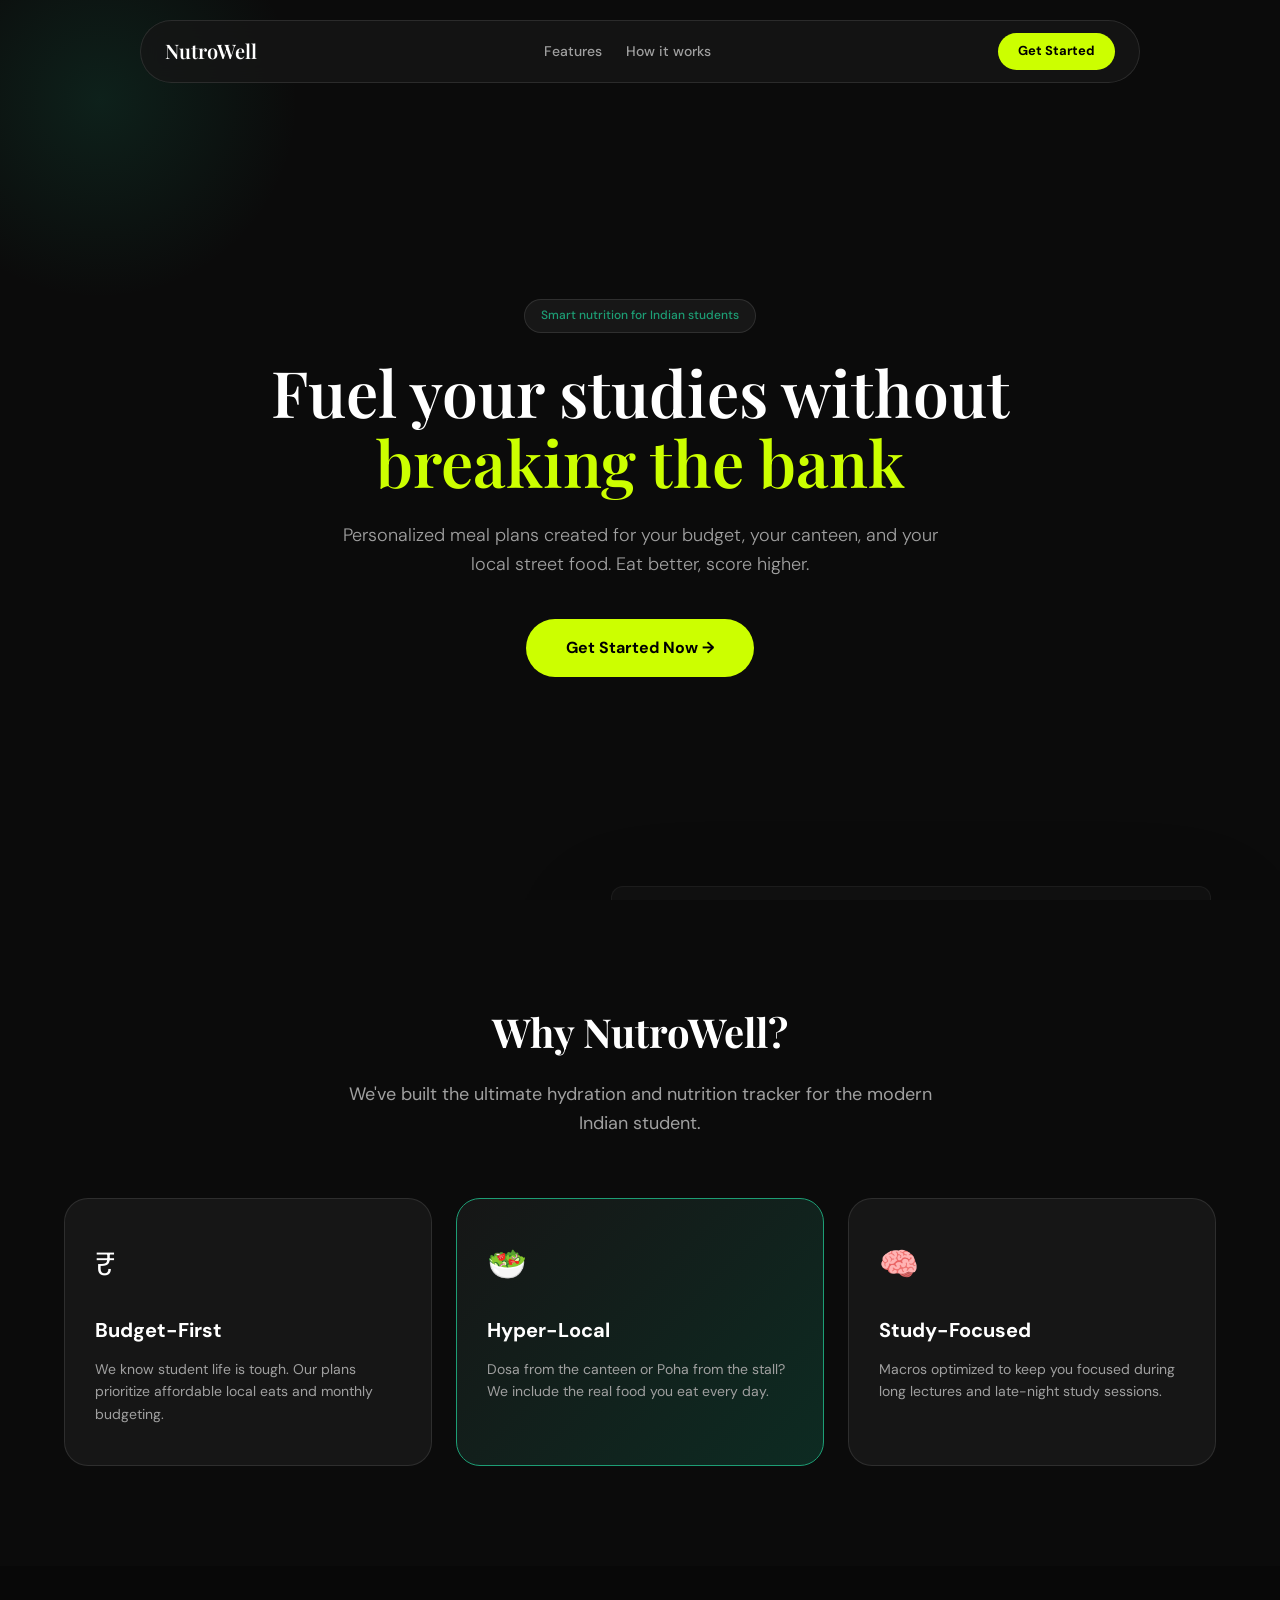
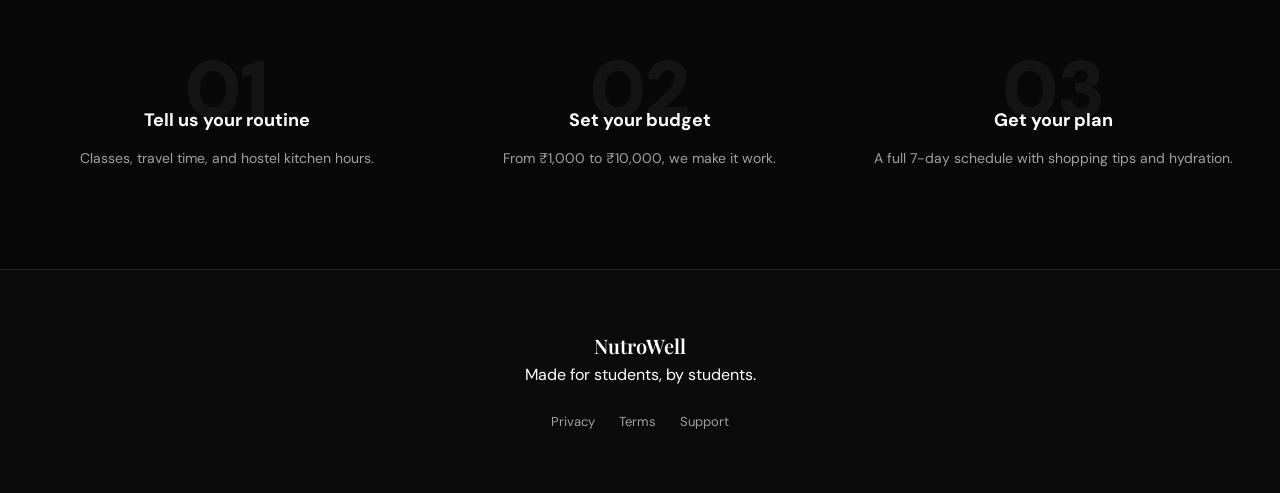
<file: Landing.html>
<!DOCTYPE html>
<html lang="en">

<head>
    <meta charset="UTF-8">
    <meta name="viewport" content="width=device-width, initial-scale=1.0">
    <title>NutroWell - Fuel Your Studies</title>
    <link rel="stylesheet" href="Landing.css">
</head>

<body>
    <nav class="navbar">
        <div class="nav-content">
            <div class="logo">NutroWell</div>
            <div class="nav-links">
                <a href="#features">Features</a>
                <a href="#how-it-works">How it works</a>
            </div>
            <a href="/app" class="btn-primary-sm">Get Started</a>
        </div>
    </nav>

    <header class="hero">
        <div class="hero-content">
            <div class="hero-badge">Smart nutrition for Indian students</div>
            <h1>Fuel your studies without <br><span class="highlight">breaking the bank</span></h1>
            <p>Personalized meal plans created for your budget, your canteen, and your local street food. Eat better,
                score higher.</p>
            <div class="hero-actions">
                <a href="/app" class="btn-primary">Get Started Now →</a>
                <div class="social-proof">

                </div>
            </div>
            <div class="hero-visual">
                <div class="dashboard-mock">
                    <!-- Mockup of the app dashboard -->
                    <div class="mock-header">
                        <div class="dot gray"></div>
                        <div class="dot gray"></div>
                        <div class="dot gray"></div>
                    </div>
                    <div class="mock-content">
                        <div class="mock-card">
                            <span class="label">Daily Goal</span>
                            <span class="value">2,100 kcal</span>
                            <div class="progress-bar">
                                <div class="fill" style="width: 75%;"></div>
                            </div>
                        </div>
                        <div class="mock-card">
                            <span class="label">Daily Expense</span>
                            <span class="value">₹65</span>
                        </div>
                    </div>
                </div>
            </div>
    </header>

    <section id="features" class="features">
        <div class="section-header">
            <h2>Why NutroWell?</h2>
            <p>We've built the ultimate hydration and nutrition tracker for the modern Indian student.</p>
        </div>
        <div class="feature-grid">
            <div class="feature-card">
                <div class="icon">₹</div>
                <h3>Budget-First</h3>
                <p>We know student life is tough. Our plans prioritize affordable local eats and monthly budgeting.</p>
            </div>
            <div class="feature-card highlighted">
                <div class="icon">🥗</div>
                <h3>Hyper-Local</h3>
                <p>Dosa from the canteen or Poha from the stall? We include the real food you eat every day.</p>
            </div>
            <div class="feature-card">
                <div class="icon">🧠</div>
                <h3>Study-Focused</h3>
                <p>Macros optimized to keep you focused during long lectures and late-night study sessions.</p>
            </div>
        </div>
    </section>

    <section id="how-it-works" class="how-it-works">
        <div class="steps-container">
            <div class="step">
                <span class="number">01</span>
                <h3>Tell us your routine</h3>
                <p>Classes, travel time, and hostel kitchen hours.</p>
            </div>
            <div class="step">
                <span class="number">02</span>
                <h3>Set your budget</h3>
                <p>From ₹1,000 to ₹10,000, we make it work.</p>
            </div>
            <div class="step">
                <span class="number">03</span>
                <h3>Get your plan</h3>
                <p>A full 7-day schedule with shopping tips and hydration.</p>
            </div>
        </div>
    </section>

    <footer class="footer">
        <div class="footer-content">
            <div class="logo">NutroWell</div>
            <p>Made for students, by students.</p>
            <div class="footer-links">
                <a href="#">Privacy</a>
                <a href="#">Terms</a>
                <a href="#">Support</a>
            </div>
        </div>
    </footer>

    <script src="Landing.js"></script>
</body>

</html>
</file>
<file: Landing.css>
@import url('https://fonts.googleapis.com/css2?family=Playfair+Display:wght@500;600&family=DM+Sans:wght@300;400;500&family=Inter:wght@400;500;700&display=swap');

:root {
    --bg: #0B0B0B;
    --card-bg: #161616;
    --neon: #CCFF00;
    --teal: #1D9E75;
    --teal-light: #E1F5EE;
    --gray: #B4B2A9;
    --text: #FFFFFF;
    --text-muted: #A0A0A0;
    --border: rgba(255, 255, 255, 0.1);
}

* { box-sizing: border-box; margin: 0; padding: 0; scroll-behavior: smooth; }

body {
    background-color: var(--bg);
    color: var(--text);
    font-family: 'DM Sans', sans-serif;
    line-height: 1.6;
    overflow-x: hidden;
}

/* Navbar */
.navbar {
    position: fixed;
    top: 20px;
    left: 50%;
    transform: translateX(-50%);
    width: 90%;
    max-width: 1000px;
    background: rgba(22, 22, 22, 0.8);
    backdrop-filter: blur(10px);
    border: 1px solid var(--border);
    border-radius: 40px;
    padding: 12px 24px;
    display: flex;
    justify-content: center;
    z-index: 1000;
}
.nav-content {
    width: 100%;
    display: flex;
    justify-content: space-between;
    align-items: center;
}
.logo { font-family: 'Playfair Display', serif; font-weight: 600; font-size: 20px; color: var(--text); }
.nav-links { display: flex; gap: 24px; }
.nav-links a { text-decoration: none; color: var(--text-muted); font-size: 14px; font-weight: 500; transition: color 0.3s; }
.nav-links a:hover { color: var(--text); }

/* Buttons */
.btn-primary-sm {
    text-decoration: none;
    background: var(--neon);
    color: #000;
    padding: 8px 20px;
    border-radius: 30px;
    font-size: 13px;
    font-weight: 700;
}
.btn-primary {
    display: inline-block;
    text-decoration: none;
    background: var(--neon);
    color: #000;
    padding: 16px 40px;
    border-radius: 50px;
    font-size: 16px;
    font-weight: 700;
    transition: transform 0.2s, box-shadow 0.2s;
}
.btn-primary:hover {
    transform: translateY(-2px);
    box-shadow: 0 10px 20px rgba(204, 255, 0, 0.2);
}

/* Hero */
.hero {
    height: 100vh;
    display: flex;
    align-items: center;
    justify-content: center;
    padding-top: 100px;
    text-align: center;
    position: relative;
    overflow: hidden;
}
.hero::before {
    content: '';
    position: absolute;
    top: -100px;
    left: -100px;
    width: 400px;
    height: 400px;
    background: radial-gradient(circle, rgba(29, 158, 117, 0.15) 0%, rgba(29, 158, 117, 0) 70%);
    z-index: -1;
}
.hero-content { max-width: 800px; z-index: 10; }
.hero-badge { display: inline-block; background: rgba(255, 255, 255, 0.05); border: 1px solid var(--border); color: var(--teal); font-size: 12px; font-weight: 500; padding: 6px 16px; border-radius: 20px; margin-bottom: 24px; }
.hero h1 { font-family: 'Playfair Display', serif; font-size: 64px; font-weight: 600; line-height: 1.1; margin-bottom: 24px; }
.hero h1 .highlight { color: var(--neon); }
.hero p { font-size: 18px; color: var(--text-muted); margin-bottom: 40px; font-weight: 300; max-width: 600px; margin-left: auto; margin-right: auto; }
.hero-actions { display: flex; flex-direction: column; align-items: center; gap: 24px; }

.social-proof { display: flex; align-items: center; gap: 12px; font-size: 14px; color: var(--text-muted); }
.avatars { display: flex; }
.avatars img { width: 32px; height: 32px; border-radius: 50%; border: 2px solid var(--bg); margin-left: -10px; }
.avatars img:first-child { margin-left: 0; }

/* Dashboard Mockup */
.hero-visual {
    position: absolute;
    bottom: -150px;
    width: 100%;
    display: flex;
    justify-content: center;
    opacity: 0.5;
}
.dashboard-mock {
    width: 600px;
    background: var(--card-bg);
    border: 1px solid var(--border);
    border-radius: 12px;
    padding: 20px;
    box-shadow: 0 40px 100px rgba(0, 0, 0, 0.5);
}
.mock-header { display: flex; gap: 6px; margin-bottom: 16px; }
.dot { width: 8px; height: 8px; border-radius: 50%; }
.dot.gray { background: #333; }
.mock-content { display: grid; grid-template-columns: 1fr 1fr; gap: 16px; }
.mock-card {
    background: #222;
    padding: 16px;
    border-radius: 8px;
    display: flex;
    flex-direction: column;
    gap: 8px;
    text-align: left;
}
.mock-card .label { font-size: 11px; color: #666; }
.mock-card .value { font-size: 18px; font-weight: 700; color: var(--neon); }
.mock-card .progress-bar { height: 4px; background: #333; border-radius: 2px; }
.mock-card .fill { height: 100%; background: var(--teal); border-radius: 2px; }

/* Features */
.features { padding: 100px 24px; max-width: 1200px; margin: 0 auto; text-align: center; }
.section-header { margin-bottom: 60px; }
.features h2 { font-size: 40px; font-family: 'Playfair Display', serif; margin-bottom: 16px; }
.features p { color: var(--text-muted); font-size: 18px; max-width: 600px; margin: 0 auto; }
.feature-grid { display: grid; grid-template-columns: repeat(3, 1fr); gap: 24px; }
.feature-card {
    background: var(--card-bg);
    padding: 40px 30px;
    border-radius: 24px;
    border: 1px solid var(--border);
    text-align: left;
    transition: all 0.3s;
}
.feature-card:hover { transform: translateY(-10px); border-color: var(--neon); }
.feature-card.highlighted { border-color: var(--teal); background: linear-gradient(135deg, #161616 0%, #0D2B22 100%); }
.feature-card .icon { font-size: 32px; margin-bottom: 24px; }
.feature-card h3 { font-size: 20px; font-weight: 700; margin-bottom: 12px; }
.feature-card p { font-size: 14px; text-align: left; line-height: 1.6; }

/* How it works */
.how-it-works { background: #080808; padding: 100px 24px; }
.steps-container { display: grid; grid-template-columns: repeat(3, 1fr); gap: 40px; max-width: 1200px; margin: 0 auto; }
.step { position: relative; text-align: center; }
.step .number { font-size: 80px; font-weight: 900; color: rgba(255, 255, 255, 0.05); position: absolute; top: -40px; left: 50%; transform: translateX(-50%); z-index: 0; }
.step h3 { font-size: 18px; font-weight: 700; margin-top: 40px; margin-bottom: 12px; position: relative; z-index: 1; }
.step p { font-size: 14px; color: var(--text-muted); position: relative; z-index: 1; }

/* Footer */
.footer { border-top: 1px solid var(--border); padding: 60px 24px; text-align: center; }
.footer-links { display: flex; justify-content: center; gap: 24px; margin-top: 24px; }
.footer-links a { color: var(--text-muted); text-decoration: none; font-size: 13px; }

@media (max-width: 768px) {
    .navbar { width: 95%; top: 10px; padding: 8px 16px; }
    .hero h1 { font-size: 40px; }
    .feature-grid { grid-template-columns: 1fr; }
    .steps-container { grid-template-columns: 1fr; }
    .hero-visual { display: none; }
    .nav-links { display: none; }
}
</file>
